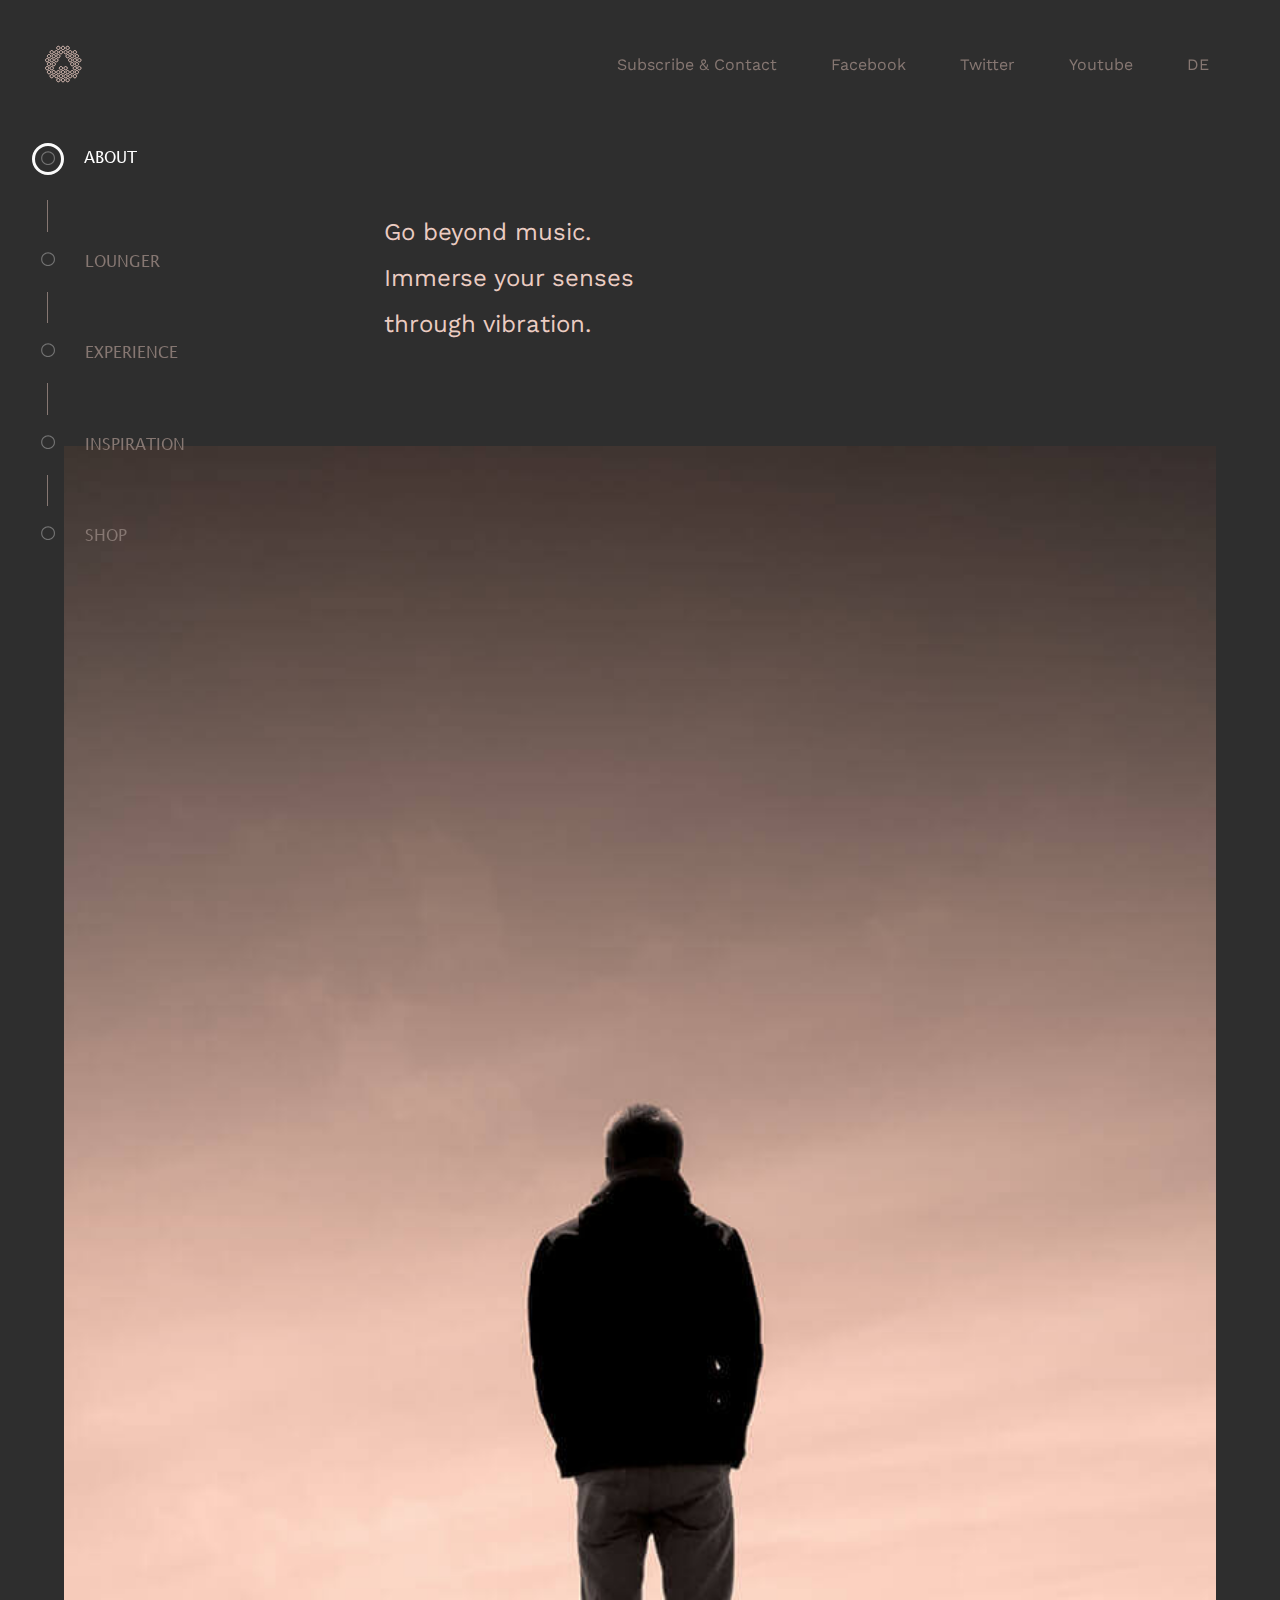
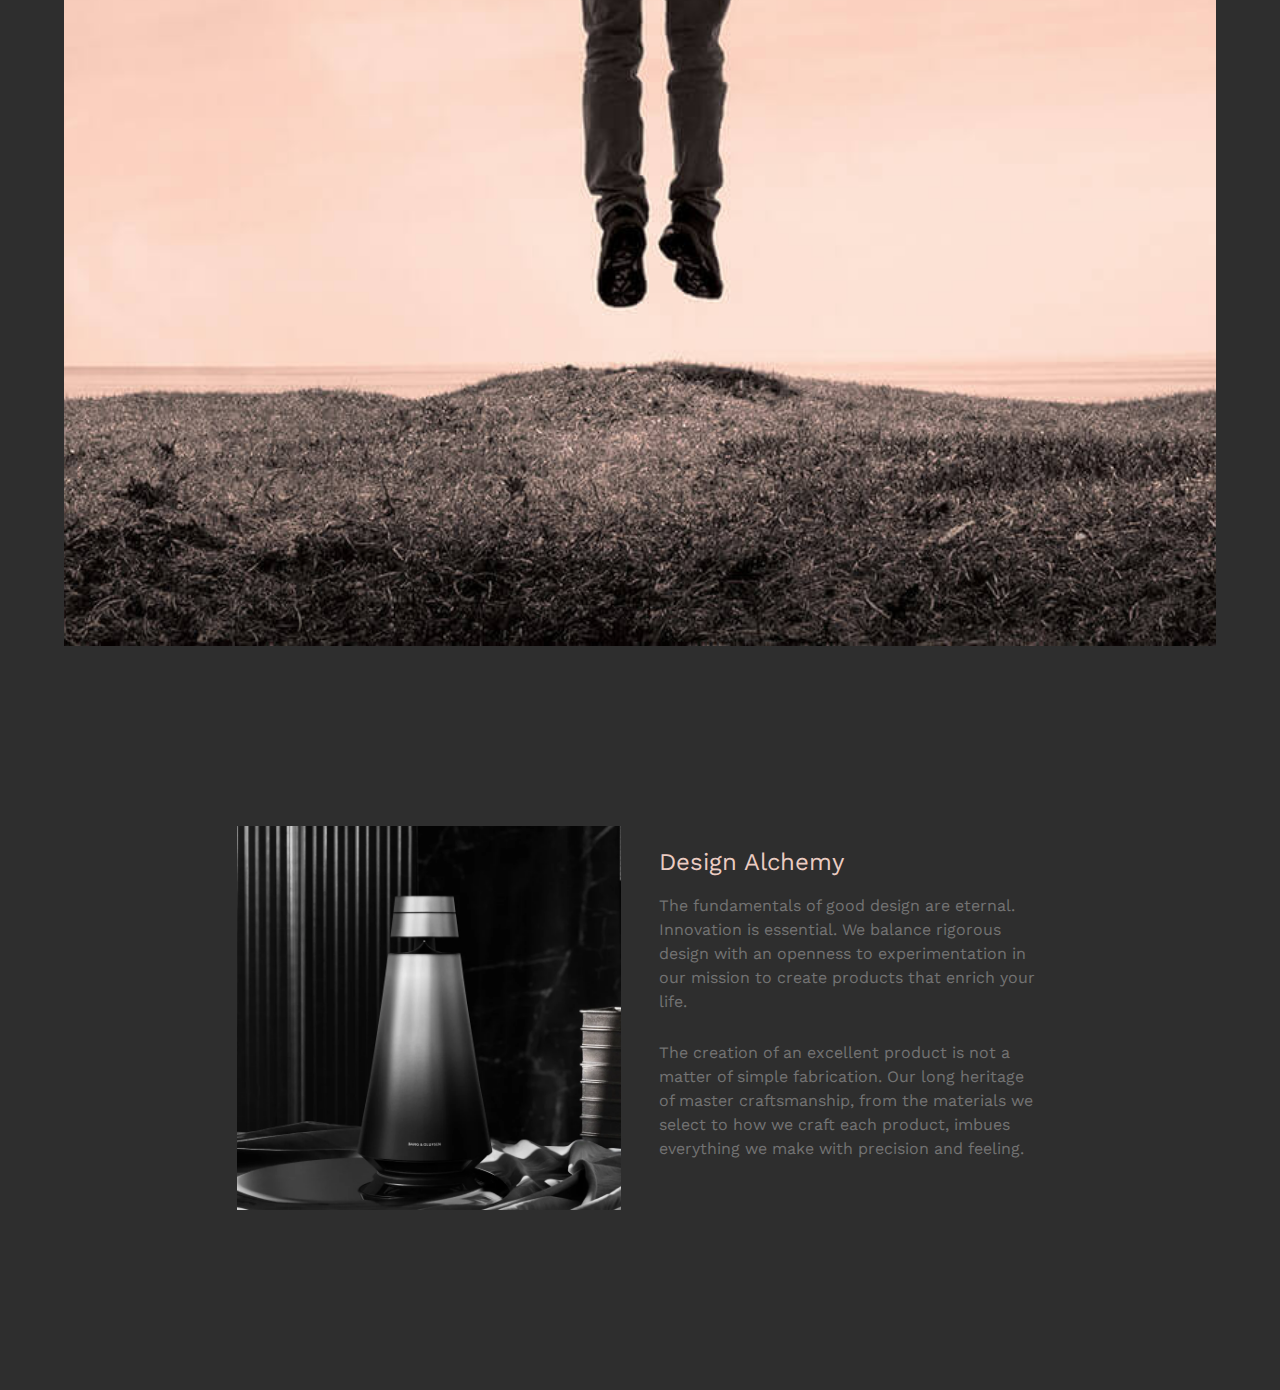
<file: index.html>
<!DOCTYPE html>
<html lang="en">
  <head>
    <meta charset="UTF-8" />
    <meta name="viewport" content="width=device-width, initial-scale=1.0" />
    <title>Headphone Inspiration</title>
    <link rel="stylesheet" href="./assets/style/index.css" />
    <link rel="stylesheet" href="./assets/style/allgemein.css">
  </head>
  <body>
    <article class="wrapper">
    <header>
     <!-- ! Nav oben -->
      <nav>
        <img src="./assets/img/logo.svg" alt="" />
        <div>
          <a href="#">Subscribe & Contact</a>
          <a href="#">Facebook</a>
          <a href="#">Twitter</a>
          <a href="#">Youtube</a>
          <a href="#">DE</a>
        </div>
      </nav>
      
      <!-- ! Side-Nav -->


      <!-- ? Kreise einfügen bei Side Nav - Variante mit before -->
      <aside>
        <a class="current" href="./index.html">About</a>
        <div></div>

        <a href="./lounger.html">Lounger</a>
        <div></div>

        <a href="./experience.html">Experience</a>
        <div></div>

        <a href="./inspiration.html">Inspiration</a>
        <div></div>

        <a href="./shop.html">Shop</a>
      </aside>      
      
      <!-- ? Kreise einfügen bei Side Nav - Variante mit img im HTMl -->
      <!-- <aside>
        <a class="current-a" href="./index.html"> <img class="current-img" src="./assets/img/beidekreise.svg" alt=""> About</a>
        <div></div>

        <a href="./lounger.html"><img src="./assets/img/kleinerkreis.svg" alt=""> Lounger</a>
        <div></div>

        <a href="./experience.html"><img src="./assets/img/kleinerkreis.svg" alt=""> Experience</a>
        <div></div>

        <a href="./inspiration.html"><img src="./assets/img/kleinerkreis.svg" alt=""> Inspiration</a>
        <div></div>

        <a href="./shop.html"><img src="./assets/img/kleinerkreis.svg" alt=""> Shop</a>
      </aside> -->
    </header>

    <main>
    <!-- ! Schwebender Mann und Begrüßungstext -->
      <section class="beyond-music">
        <div>
          <h3>Go beyond music.</h3>
          <h3>Immerse your senses</h3>
          <h3>through vibration.</h3>
        </div>

        <img src="./assets/img/section-about-1.jpg" alt="Schwebender Mann">
       
      </section>

      <!-- ! Design Alchemy Section -->
      <section class="alchemy">
        <img src="./assets/img/BS1_NYC_Home.webp" alt="Futuristische Lautsprecher" />
        <div>
          <h3>Design Alchemy</h3>
          <p>
            The fundamentals of good design are eternal. Innovation is
            essential. We balance rigorous design with an openness to
            experimentation in our mission to create products that enrich your
            life.
          </p>
          <p>
            The creation of an excellent product is not a matter of simple
            fabrication. Our long heritage of master craftsmanship, from the
            materials we select to how we craft each product, imbues everything
            we make with precision and feeling.
          </p>
        </div>
      </section>
    </main>
  </body>
</article>
</html>
</file>
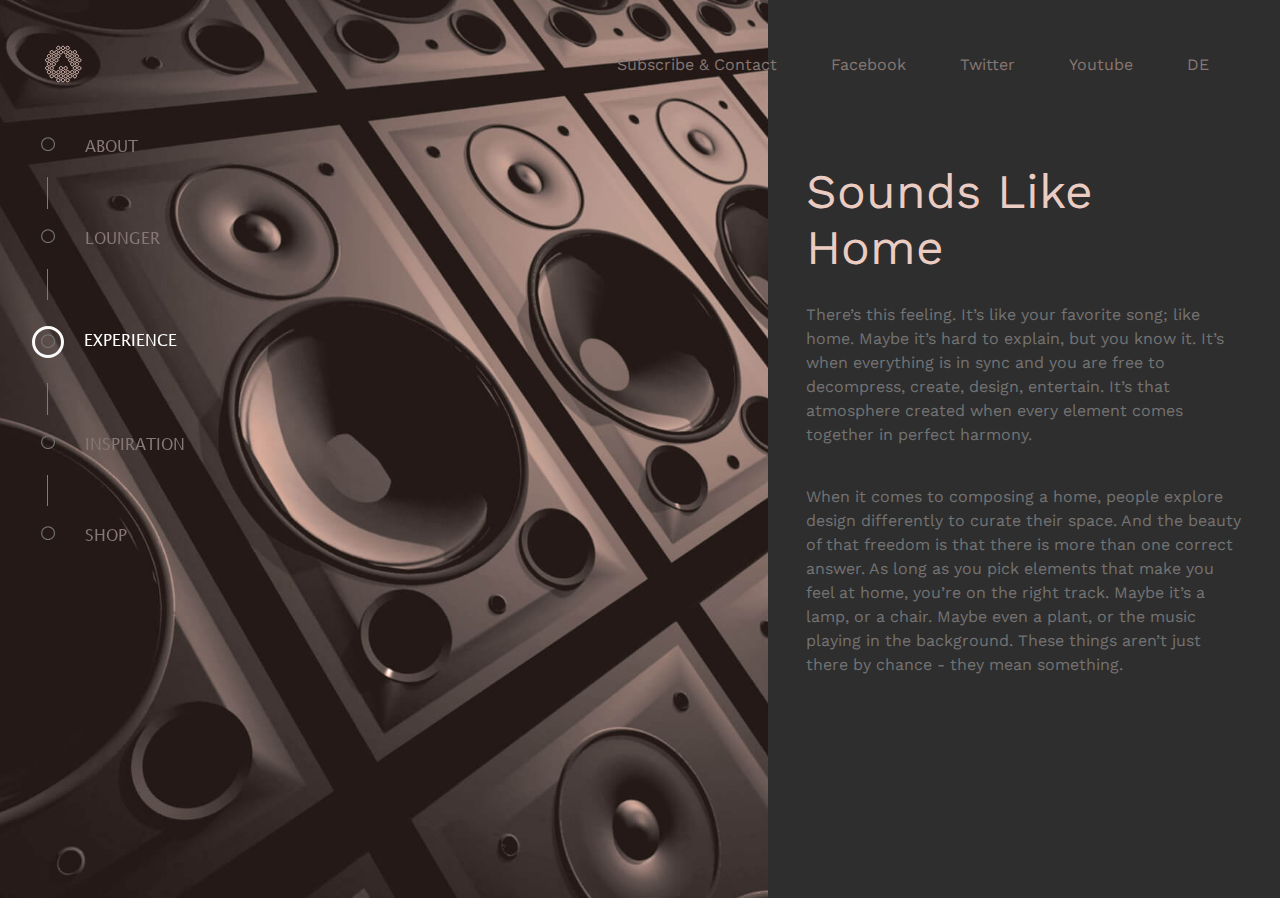
<file: experience.html>
<!DOCTYPE html>
<html lang="en">
  <head>
    <meta charset="UTF-8" />
    <meta name="viewport" content="width=device-width, initial-scale=1.0" />
    <title>Headphone Inspiration</title>
    <link rel="stylesheet" href="./assets/style/allgemein.css" />
    <link rel="stylesheet" href="./assets/style/exp_lounger.css" />
  </head>

  <body>
    <article class="wrapper">
      <header>
        <!-- ! Nav oben -->
        <nav>
          <img src="./assets/img/logo.svg" alt="" />
          <div>
            <a href="#">Subscribe & Contact</a>
            <a href="#">Facebook</a>
            <a href="#">Twitter</a>
            <a href="#">Youtube</a>
            <a href="#">DE</a>
          </div>
        </nav>

        <!-- ! Side-Nav -->
        <!-- ? Alternative mit before -->
        <aside>
          <a href="./index.html">About</a>
          <div></div>

          <a href="./lounger.html">Lounger</a>
          <div></div>

          <a class="current" href="./experience.html">Experience</a>
          <div></div>

          <a href="./inspiration.html">Inspiration</a>
          <div></div>

          <a href="./shop.html">Shop</a>
        </aside>
      </header>

      <main>
        <section class="exp_lounger">
          <img src="./assets/img/section-exp.jpg" alt="Lautsprecher" />
          <div>
            <h1>Sounds Like Home</h1>
            <p>
              There’s this feeling. It’s like your favorite song; like home.
              Maybe it’s hard to explain, but you know it. It’s when everything
              is in sync and you are free to decompress, create, design,
              entertain. It’s that atmosphere created when every element comes
              together in perfect harmony.
            </p>
            <br />

            <p>
              When it comes to composing a home, people explore design
              differently to curate their space. And the beauty of that freedom
              is that there is more than one correct answer. As long as you pick
              elements that make you feel at home, you’re on the right track.
              Maybe it’s a lamp, or a chair. Maybe even a plant, or the music
              playing in the background. These things aren’t just there by
              chance - they mean something.
            </p>
          </div>
        </section>
      </main>
    </article>
  </body>
</html>
</file>
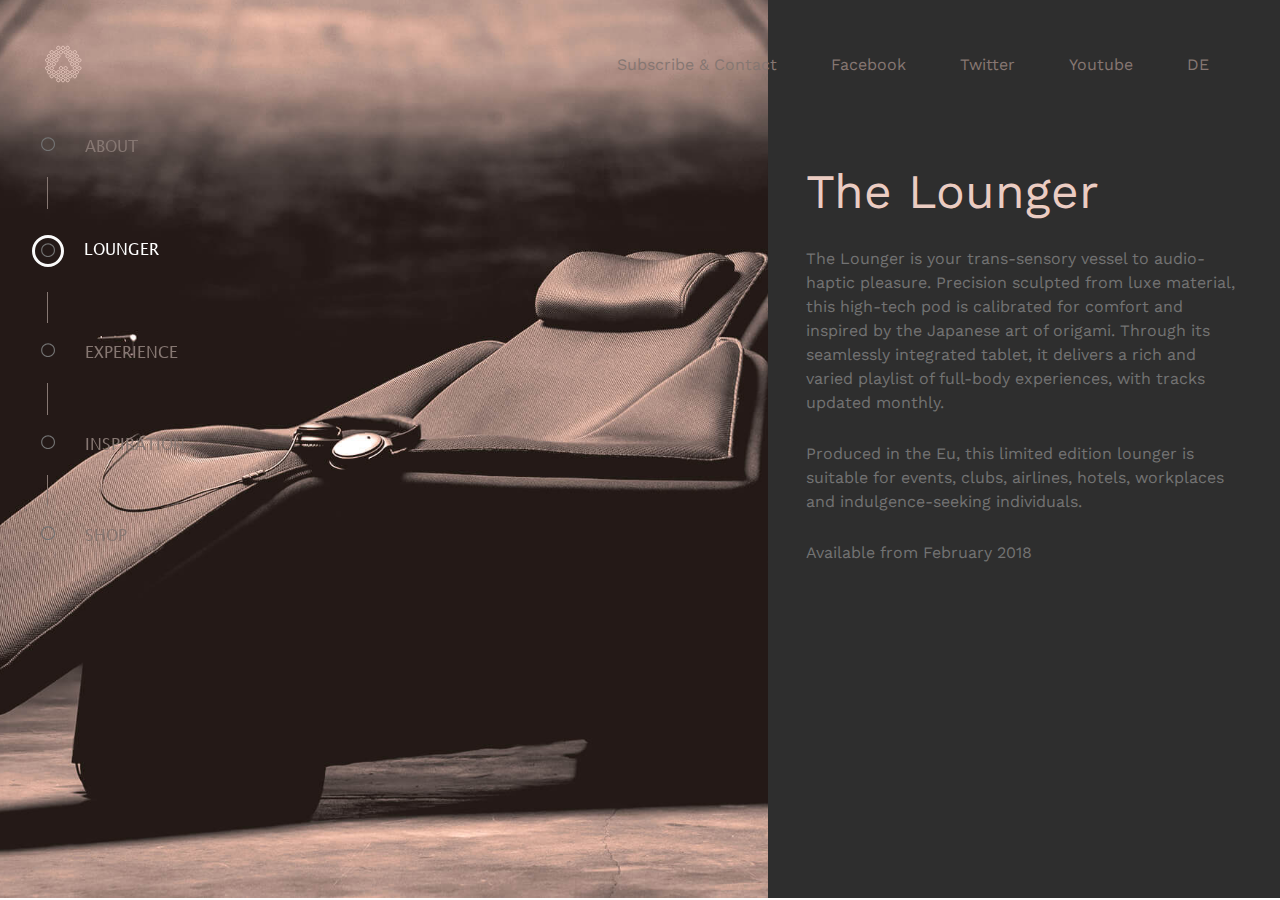
<file: lounger.html>
<!DOCTYPE html>
<html lang="en">
  <head>
    <meta charset="UTF-8" />
    <meta name="viewport" content="width=device-width, initial-scale=1.0" />
    <title>Headphone Inspiration</title>
    <link rel="stylesheet" href="./assets/style/allgemein.css" />
    <link rel="stylesheet" href="./assets/style/exp_lounger.css" />
  </head>

  <body>
    <article class="wrapper">
      <header>
        <!-- ! Nav oben -->
        <nav>
          <img src="./assets/img/logo.svg" alt="" />
          <div>
            <a href="#">Subscribe & Contact</a>
            <a href="#">Facebook</a>
            <a href="#">Twitter</a>
            <a href="#">Youtube</a>
            <a href="#">DE</a>
          </div>
        </nav>

        <!-- ! Side-Nav -->
        <!-- ? Alternative mit before -->
        <aside>
          <a href="./index.html">About</a>
          <div></div>

          <a class="current" href="./lounger.html">Lounger</a>
          <div></div>

          <a href="./experience.html">Experience</a>
          <div></div>

          <a href="./inspiration.html">Inspiration</a>
          <div></div>

          <a href="./shop.html">Shop</a>
        </aside>
      </header>

      <main>
        <!-- ! Main-Bereich mit Bild links und Text rechts -->
        <section class="exp_lounger">
          <img src="./assets/img/section-lounger.jpg" alt="Sessel" />
          <div>
            <h1>The Lounger</h1>
            <p>
              The Lounger is your trans-sensory vessel to audio-haptic pleasure.
              Precision sculpted from luxe material, this high-tech pod is
              calibrated for comfort and inspired by the Japanese art of
              origami. Through its seamlessly integrated tablet, it delivers a
              rich and varied playlist of full-body experiences, with tracks
              updated monthly.
            </p>
            <p>
              Produced in the Eu, this limited edition lounger is suitable for
              events, clubs, airlines, hotels, workplaces and indulgence-seeking
              individuals.
            </p>
            <p>Available from February 2018</p>
          </div>
        </section>
      </main>
    </article>
  </body>
</html>
</file>
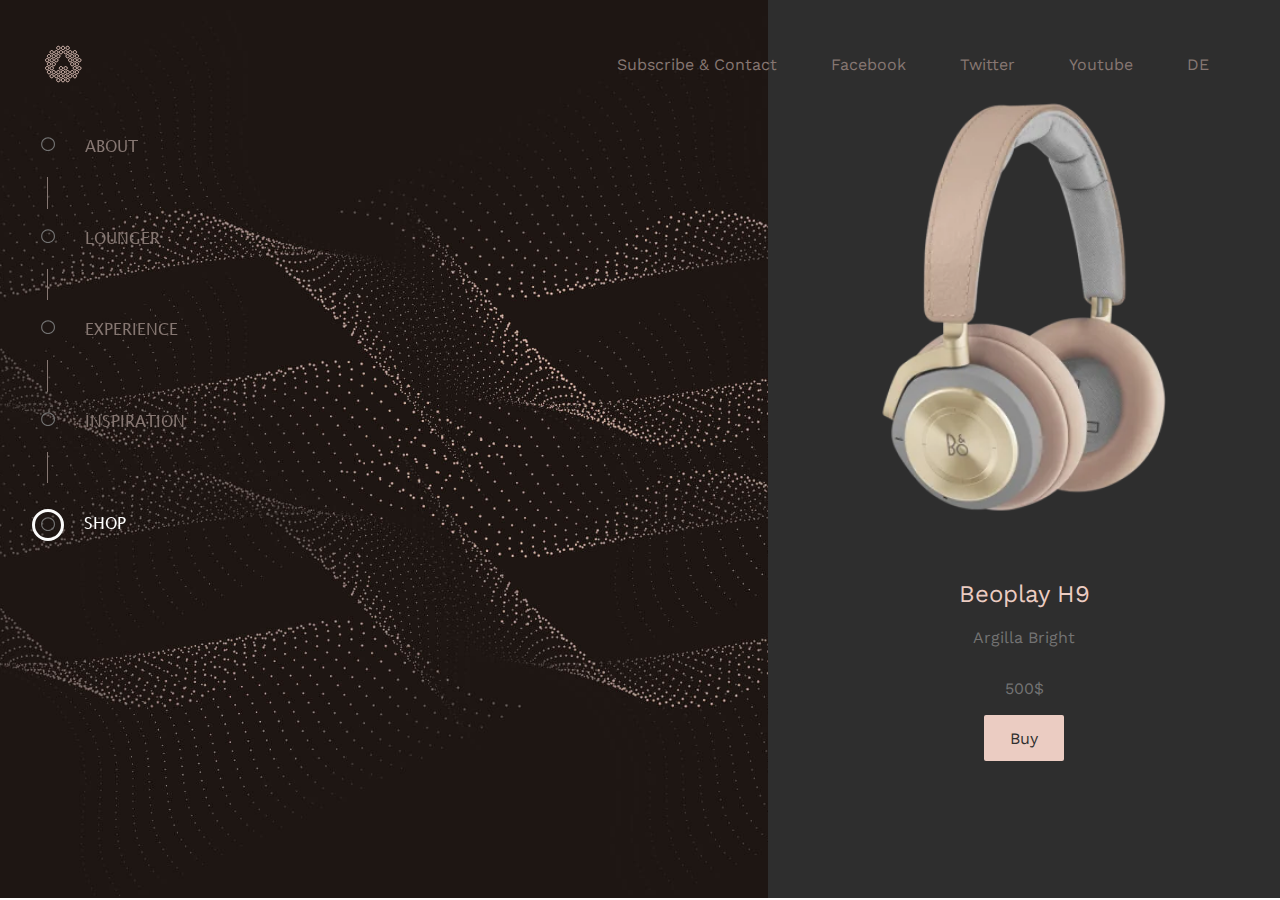
<file: shop.html>
<!DOCTYPE html>
<html lang="en">
  <head>
    <meta charset="UTF-8" />
    <meta name="viewport" content="width=device-width, initial-scale=1.0" />
    <title>Headphone Inspiration</title>
    <link rel="stylesheet" href="./assets/style/allgemein.css" />
    <link rel="stylesheet" href="./assets/style/shop.css" />
  </head>
  <body>
    <article class="wrapper">
      <header>
        <!-- ! Nav oben -->
        <nav>
          <img src="./assets/img/logo.svg" alt="" />
          <div>
            <a href="#">Subscribe & Contact</a>
            <a href="#">Facebook</a>
            <a href="#">Twitter</a>
            <a href="#">Youtube</a>
            <a href="#">DE</a>
          </div>
        </nav>

        <!-- ! Side-Nav -->
        <!-- ? Alternative mit before -->
        <aside>
          <a href="./index.html">About</a>
          <div></div>

          <a href="./lounger.html">Lounger</a>
          <div></div>

          <a href="./experience.html">Experience</a>
          <div></div>

          <a href="./inspiration.html">Inspiration</a>
          <div></div>

          <a class="current" href="./shop.html">Shop</a>
        </aside>
      </header>

      <main>
        <!-- ! Bild links und Produkt rechts -->
        <section>
          <img
            class="img-left"
            src="./assets/img/section-composition.jpg"
            alt=""
          />
          <div>
            <img
              class="img-right"
              src="./assets/img/h9-argilla-bright-hero-1000x1000.webp"
              alt=""
            />
            <h3>Beoplay H9</h3>
            <p>Argilla Bright</p>
            <p>500$</p>
            <a class="rose-button" href="#">Buy</a>
          </div>
        </section>
      </main>
    </article>
  </body>
</html>
</file>
<file: assets/style/index.css>
/* ! Schwebender Mann und Begrüßungstext */
.beyond-music div {
  padding: 10vh 0;
  margin-left: 30vw;
}

.beyond-music img {
  width: 90vw;
  height: 200vh;
  display: block;
  margin: 0 auto;
  object-fit: cover;
}

/* ! Design Alchemy Section */
.alchemy {
  display: flex;
  justify-content: center;
  align-items: center;

  padding: 20vh;
}

.alchemy div,
.alchemy img {
  width: 30vw;
}

.alchemy div {
  margin-left: 3vw;
}

.alchemy div h3 {
  margin-bottom: 2vh;
}
</file>
<file: assets/style/allgemein.css>
@font-face {
  font-family: LucidaGrande;
  src: url(../fonts/LucidaGrande.ttf);
}

@font-face {
  font-family: WorkSans;
  src: url(../fonts/WorkSans-VariableFont_wght.ttf);
}

/* ! Allgemeine Stylings */
* {
  margin: 0;
  padding: 0;
  box-sizing: border-box;
}

html {
  font-size: 62.5%;
  font-family: WorkSans, Arial, Helvetica, sans-serif;
}

.wrapper {
  /* max-width: 1200px;
    width: 100vw;
    margin: 0 auto; */

  background-color: #2e2e2e;
}

img {
  max-width: 100%;
}

h1 {
  font-size: 4.8rem;
  line-height: 5.6rem;
  font-weight: 400;
  color: #ebccc2;
  margin-bottom: 3vh;
}

h2 {
  font-size: 4rem;
  line-height: 4.7rem;
  font-weight: 400;
  color: #ebccc2;
  margin-bottom: 5vh;
}

h3 {
  font-size: 2.4rem;
  line-height: 2.8rem;
  font-weight: 400;
  color: #ebccc2;
  margin-bottom: 2vh;
}

h4 {
  font-size: 1.9rem;
  line-height: 2.3rem;
  font-weight: 400;
  color: #ebccc2;
  margin-bottom: 2vh;
}

p {
  font-size: 1.6rem;
  line-height: 2.4rem;
  color: #737373;
  margin-bottom: 3vh;
}

a {
  font-size: 1.6rem;
  line-height: 1.9rem;
  text-decoration: none;
  color: #867772;
}

a:active {
  color: #ffffff;
}

/* ! Header */
/* ! Nav oben */
header {
  position: sticky;
  top: 0;
}

nav {
  display: flex;
  align-items: center;
  justify-content: space-between;

  padding: 5vh;
}

nav div a {
  padding: 2vw;
}

nav div a:hover {
  color: white;
  text-decoration: underline;
}

/* ! Side-Nav */
aside {
  text-transform: uppercase;

  font-family: LucidaGrande, Arial, Helvetica, sans-serif;

  display: flex;
  flex-direction: column;

  position: fixed;
  top: 100px;
  left: 20px;

  padding: 3vh;
}

aside div {
  border-left: 1px solid #867772;
  height: 3.5vh;

  margin: 10px 0;
}

aside a {
  margin: 10px 0;
}

aside a:hover {
  color: white;
}

/*? Kreise einfügen bei Side Nav - Variante mit before */
aside a::before {
  content: url(../img/kleinerkreis.svg);
  margin-right: 30px;
  margin-left: -6.5px;

  vertical-align: middle;
}

.current::before {
  content: url(../img/beidekreise.svg);
  margin-right: 20px;
  margin-left: -15.5px;
}

.current {
  color: white;
}

/* ? Kreise einfügen bei Side Nav - Variante mit img im HTMl */
/* 
  aside img {
    vertical-align: -12%;
    margin-left: -6.5px;
    margin-right: 30px;
  }
  
  .current-img {
    vertical-align: -50%;
    margin-right: 25px;
    margin-left: -15px;
  }
  
  .current-a {
    color: white;
  } */
</file>
<file: assets/style/exp_lounger.css>
.exp_lounger {
  display: grid;
  grid-template-columns: 1.5fr 1fr;
}

.exp_lounger div {
  padding: 4vh 3vw;
}

.exp_lounger img {
  object-fit: cover;
  height: 100vh;
  margin-top: -130px;
}
</file>
<file: assets/style/shop.css>
section {
  display: grid;
  grid-template-columns: 1.5fr 1fr;

  /* height: 100vh; */
}

section div {
  text-align: center;
}

.img-left {
  object-fit: cover;
  height: 100vh;
  margin-top: -130px;
}

.img-right {
  object-fit: cover;
  height: 60vh;
  margin-top: -10vh;
}

.rose-button {
  background-color: #ebccc2;
  color: #2e2e2e;
  border-radius: 2px;
  padding: 1.5vh 2vw;
}
</file>
